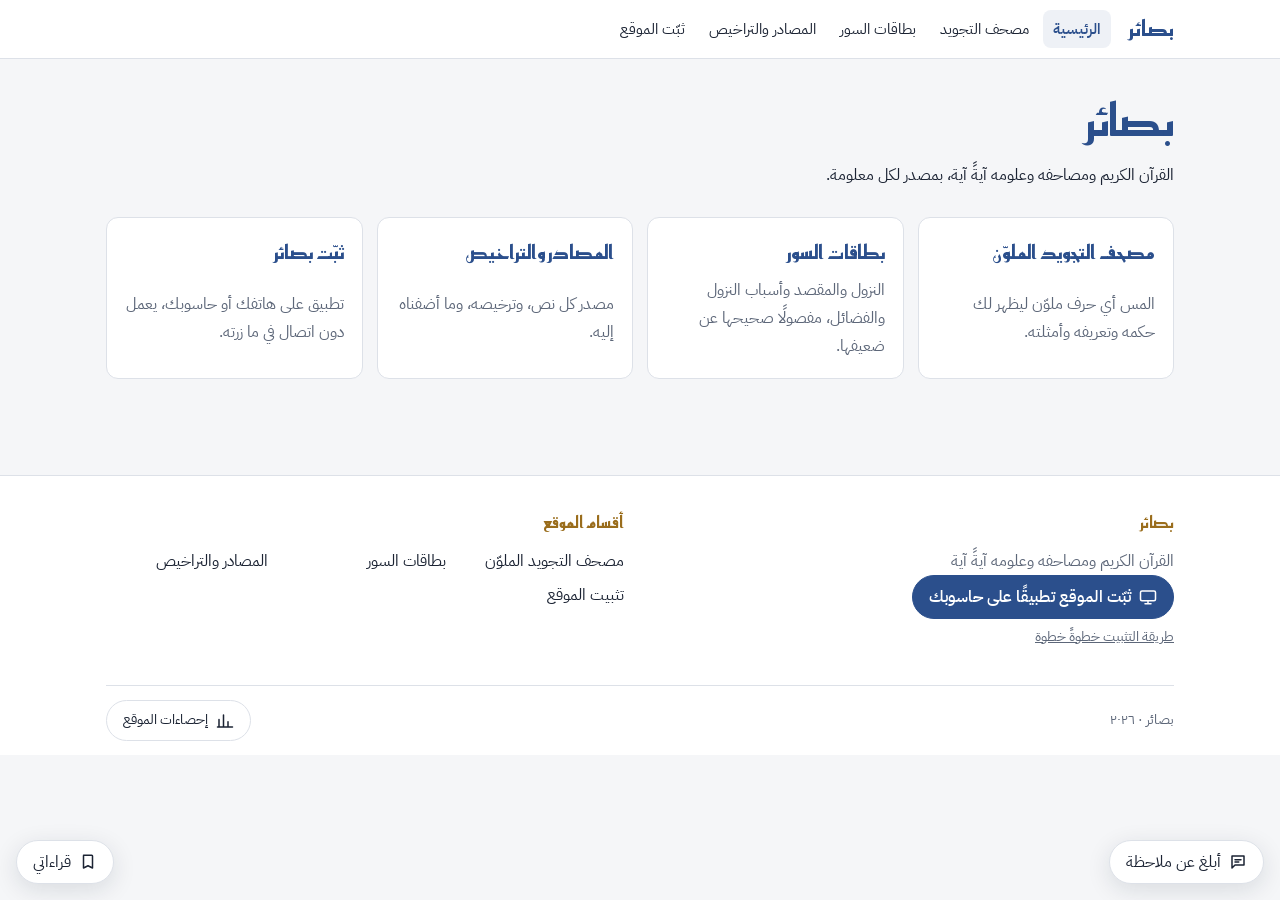
<file: site/index.html>
<!doctype html>
<html lang="ar" dir="rtl">
<head>
<meta charset="utf-8">
<meta name="viewport" content="width=device-width,initial-scale=1,viewport-fit=cover">
<title>بصائر: القرآن الكريم ومصاحفه وعلومه</title>
<meta name="description" content="مصحف التجويد الملوّن بتعريف كل حكم، وبطاقات السور بمصادرها، والروايات، وعلوم الآية.">
<meta property="og:title" content="بصائر">
<meta property="og:description" content="القرآن الكريم ومصاحفه وعلومه آيةً آية.">
<meta property="og:image" content="icons/og.png">
<meta name="twitter:card" content="summary_large_image">
<link rel="manifest" href="manifest.webmanifest">
<meta name="theme-color" content="#2b4f8c">
<link rel="icon" href="icons/icon-192.png">
<link rel="apple-touch-icon" href="icons/apple-touch-icon.png">
<link rel="stylesheet" href="https://fonts.googleapis.com/css2?family=IBM+Plex+Sans+Arabic:wght@400;500;600&family=Reem+Kufi:wght@500;700&display=swap">
<link rel="stylesheet" href="assets/basaer.css">
<style>
.page{display:grid;gap:28px;padding-block:32px}
.hero{display:grid;gap:10px;max-width:68ch}
.hero h1{font-size:clamp(2rem,5vw,2.8rem);color:var(--brand)}
.cards{display:grid;grid-template-columns:repeat(auto-fit,minmax(min(100%,250px),1fr));gap:14px}
.cards a{background:var(--surface);border:1px solid var(--line);border-radius:var(--radius);padding:18px;text-decoration:none;color:var(--ink);display:grid;gap:6px}
.cards a b{font-family:var(--f-display);font-size:1.2rem;color:var(--brand)}
.cards a span{color:var(--muted)}
</style>
</head>
<body>
<main class="wrap page" id="main" tabindex="-1">
  <section class="hero">
    <h1>بصائر</h1>
    <p>القرآن الكريم ومصاحفه وعلومه آيةً آية، بمصدر لكل معلومة.</p>
  </section>
  <div class="cards">
    <a href="tajweed.html"><b>مصحف التجويد الملوّن</b><span>المس أي حرف ملوّن ليظهر لك حكمه وتعريفه وأمثلته.</span></a>
    <a href="surah.html"><b>بطاقات السور</b><span>النزول والمقصد وأسباب النزول والفضائل، مفصولًا صحيحها عن ضعيفها.</span></a>
    <a href="sources.html"><b>المصادر والتراخيص</b><span>مصدر كل نص، وترخيصه، وما أضفناه إليه.</span></a>
    <a href="install.html"><b>ثبّت بصائر</b><span>تطبيق على هاتفك أو حاسوبك، يعمل دون اتصال في ما زرته.</span></a>
  </div>
</main>
<script src="assets/basaer.js" defer></script>
</body>
</html>
</file>
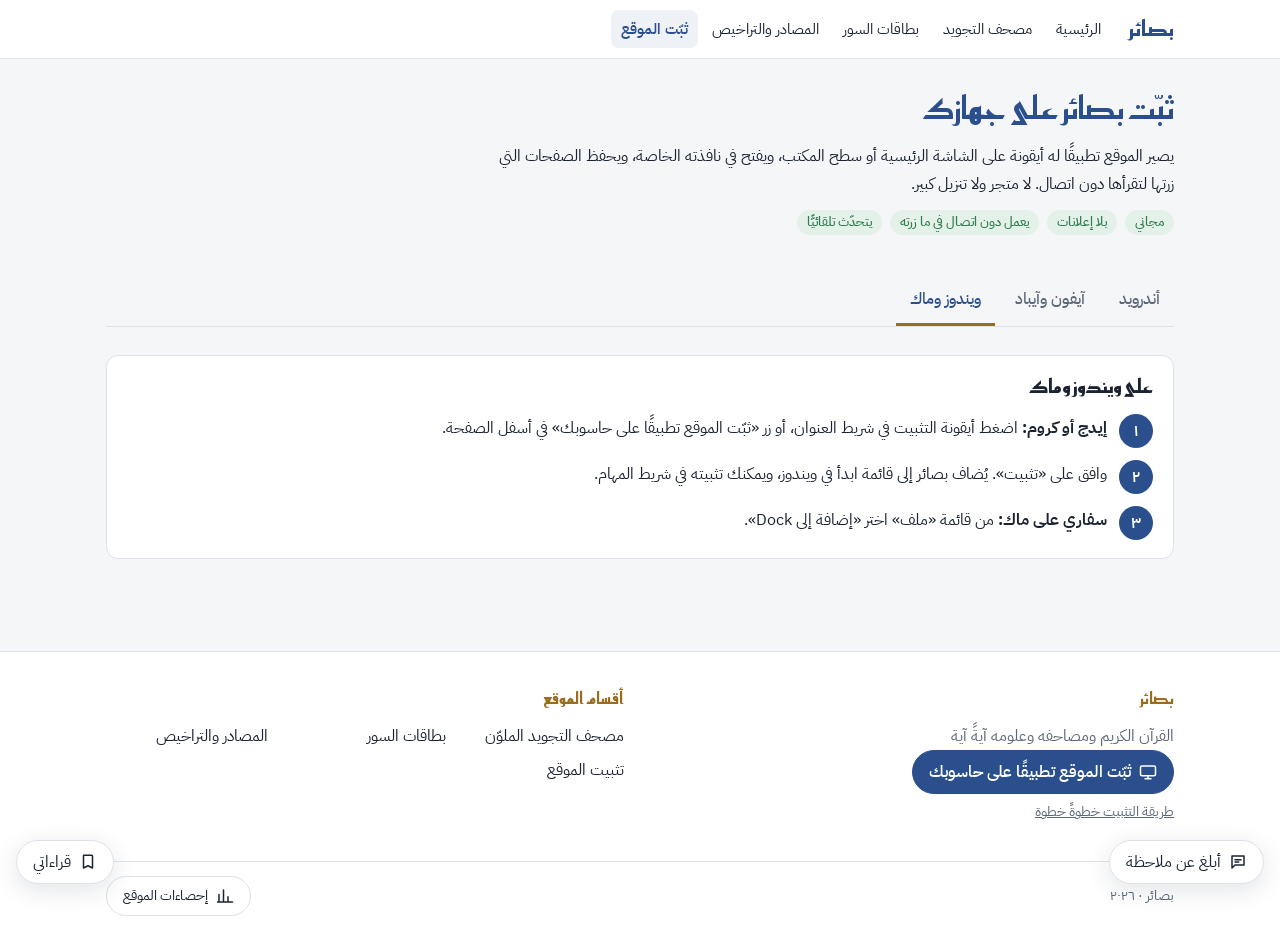
<file: site/install.html>
<!doctype html>
<html lang="ar" dir="rtl">
<head>
<meta charset="utf-8">
<meta name="viewport" content="width=device-width,initial-scale=1,viewport-fit=cover">
<title>ثبّت بصائر · بصائر</title>
<meta name="description" content="ثبّت موقع بصائر تطبيقًا على هاتفك أو حاسوبك، يفتح من أيقونته ويعمل دون اتصال في الصفحات التي زرتها.">
<link rel="manifest" href="manifest.webmanifest">
<meta name="theme-color" content="#2b4f8c">
<link rel="icon" href="icons/icon-192.png">
<link rel="apple-touch-icon" href="icons/apple-touch-icon.png">
<link rel="stylesheet" href="https://fonts.googleapis.com/css2?family=IBM+Plex+Sans+Arabic:wght@400;500;600&family=Reem+Kufi:wght@500;700&display=swap">
<link rel="stylesheet" href="assets/basaer.css">
<style>
.page{display:grid;gap:28px;padding-block:28px}
.intro{display:grid;gap:12px;max-width:70ch}
.intro h1{font-size:2rem;color:var(--brand)}
.why{display:flex;flex-wrap:wrap;gap:8px}
.tabs{display:flex;gap:6px;flex-wrap:wrap;border-bottom:1px solid var(--line)}
.tabs button{border:0;background:none;padding:10px 14px;cursor:pointer;border-bottom:3px solid transparent;color:var(--muted);font-weight:500}
.tabs button[aria-selected="true"]{color:var(--brand);border-bottom-color:var(--gold)}
.panel{background:var(--surface);border:1px solid var(--line);border-radius:var(--radius);padding:18px 20px;display:grid;gap:14px;scroll-margin-top:80px}
.panel h2{font-size:1.2rem}
ol.steps{margin:0;padding:0;list-style:none;counter-reset:s;display:grid;gap:12px}
ol.steps li{counter-increment:s;display:grid;grid-template-columns:34px minmax(0,1fr);gap:12px;align-items:start}
ol.steps li::before{content:counter(s,arabic-indic);width:34px;height:34px;border-radius:50%;background:var(--brand);color:var(--brand-ink);display:grid;place-items:center;font-weight:600}
kbd{background:var(--surface-2);border:1px solid var(--line);border-radius:6px;padding:0 6px;font-family:inherit}
#native{justify-self:start}
</style>
</head>
<body>
<main class="wrap page" id="main" tabindex="-1">
  <section class="intro">
    <h1>ثبّت بصائر على جهازك</h1>
    <p>يصير الموقع تطبيقًا له أيقونة على الشاشة الرئيسية أو سطح المكتب، ويفتح في نافذته الخاصة، ويحفظ الصفحات التي زرتها لتقرأها دون اتصال. لا متجر ولا تنزيل كبير.</p>
    <div class="why"><span class="chip ok">مجاني</span><span class="chip ok">بلا إعلانات</span><span class="chip ok">يعمل دون اتصال في ما زرته</span><span class="chip ok">يتحدّث تلقائيًّا</span></div>
    <button class="btn primary" type="button" id="native" hidden>ثبّت الآن</button>
    <p class="b-msg" id="state"></p>
  </section>
  <div class="tabs" role="tablist" aria-label="نوع الجهاز">
    <button role="tab" id="t-android" aria-controls="android" aria-selected="true">أندرويد</button>
    <button role="tab" id="t-ios" aria-controls="ios" aria-selected="false">آيفون وآيباد</button>
    <button role="tab" id="t-desktop" aria-controls="desktop" aria-selected="false">ويندوز وماك</button>
  </div>
  <section class="panel" id="android" role="tabpanel" aria-labelledby="t-android">
    <h2>على أندرويد (كروم أو سامسونج إنترنت أو إيدج)</h2>
    <ol class="steps">
      <li><span>افتح بصائر في المتصفح.</span></li>
      <li><span>اضغط زر «ثبّت الموقع تطبيقًا على هاتفك» في أسفل الصفحة. أو افتح قائمة المتصفح <kbd>⋮</kbd> واختر «تثبيت التطبيق» أو «إضافة إلى الشاشة الرئيسية».</span></li>
      <li><span>وافق على «تثبيت». تظهر أيقونة بصائر بين تطبيقاتك.</span></li>
    </ol>
  </section>
  <section class="panel" id="ios" role="tabpanel" aria-labelledby="t-ios" hidden>
    <h2>على آيفون وآيباد (سفاري)</h2>
    <ol class="steps">
      <li><span>افتح بصائر في <b>سفاري</b>. (في الإصدارات الحديثة من iOS يعمل أيضًا من كروم.)</span></li>
      <li><span>اضغط زر المشاركة <kbd>⬆︎</kbd> في أسفل الشاشة أو أعلاها.</span></li>
      <li><span>اختر «إضافة إلى الشاشة الرئيسية»، ثم «إضافة».</span></li>
    </ol>
  </section>
  <section class="panel" id="desktop" role="tabpanel" aria-labelledby="t-desktop" hidden>
    <h2>على ويندوز وماك</h2>
    <ol class="steps">
      <li><span><b>إيدج أو كروم:</b> اضغط أيقونة التثبيت في شريط العنوان، أو زر «ثبّت الموقع تطبيقًا على حاسوبك» في أسفل الصفحة.</span></li>
      <li><span>وافق على «تثبيت». يُضاف بصائر إلى قائمة ابدأ في ويندوز، ويمكنك تثبيته في شريط المهام.</span></li>
      <li><span><b>سفاري على ماك:</b> من قائمة «ملف» اختر «إضافة إلى Dock».</span></li>
    </ol>
  </section>
</main>
<script src="assets/basaer.js" defer></script>
<script>
(function () {
  const tabs = [...document.querySelectorAll('[role="tab"]')];
  const select = (id) => tabs.forEach((t) => {
    const on = t.getAttribute("aria-controls") === id;
    t.setAttribute("aria-selected", String(on)); t.tabIndex = on ? 0 : -1;
    document.getElementById(t.getAttribute("aria-controls")).hidden = !on;
  });
  tabs.forEach((t, i) => {
    t.addEventListener("click", () => select(t.getAttribute("aria-controls")));
    t.addEventListener("keydown", (e) => {
      const d = e.key === "ArrowLeft" ? 1 : e.key === "ArrowRight" ? -1 : 0;
      if (d) { const n = tabs[(i + d + tabs.length) % tabs.length]; n.focus(); n.click(); }
    });
  });
  const ua = navigator.userAgent;
  const ios = /iPhone|iPad|iPod/.test(ua) || (navigator.platform === "MacIntel" && navigator.maxTouchPoints > 1);
  const guess = ["android", "ios", "desktop"].includes(location.hash.slice(1)) ? location.hash.slice(1) : ios ? "ios" : /Android/.test(ua) ? "android" : "desktop";
  select(guess);

  const state = document.getElementById("state"), btn = document.getElementById("native");
  if (matchMedia("(display-mode: standalone)").matches || navigator.standalone) state.textContent = "بصائر مثبّت على هذا الجهاز وتفتحه الآن تطبيقًا.";
  let deferred = null;
  addEventListener("beforeinstallprompt", (e) => { e.preventDefault(); deferred = e; btn.hidden = false; });
  btn.addEventListener("click", async () => {
    if (!deferred) return;
    deferred.prompt();
    const choice = await deferred.userChoice.catch(() => null);
    state.textContent = choice?.outcome === "accepted" ? "ثُبّت بصائر. ستجده بين تطبيقاتك." : "لم يُثبَّت. يمكنك التثبيت لاحقًا من الزر نفسه.";
    deferred = null; btn.hidden = true;
  });
})();
</script>
</body>
</html>
</file>
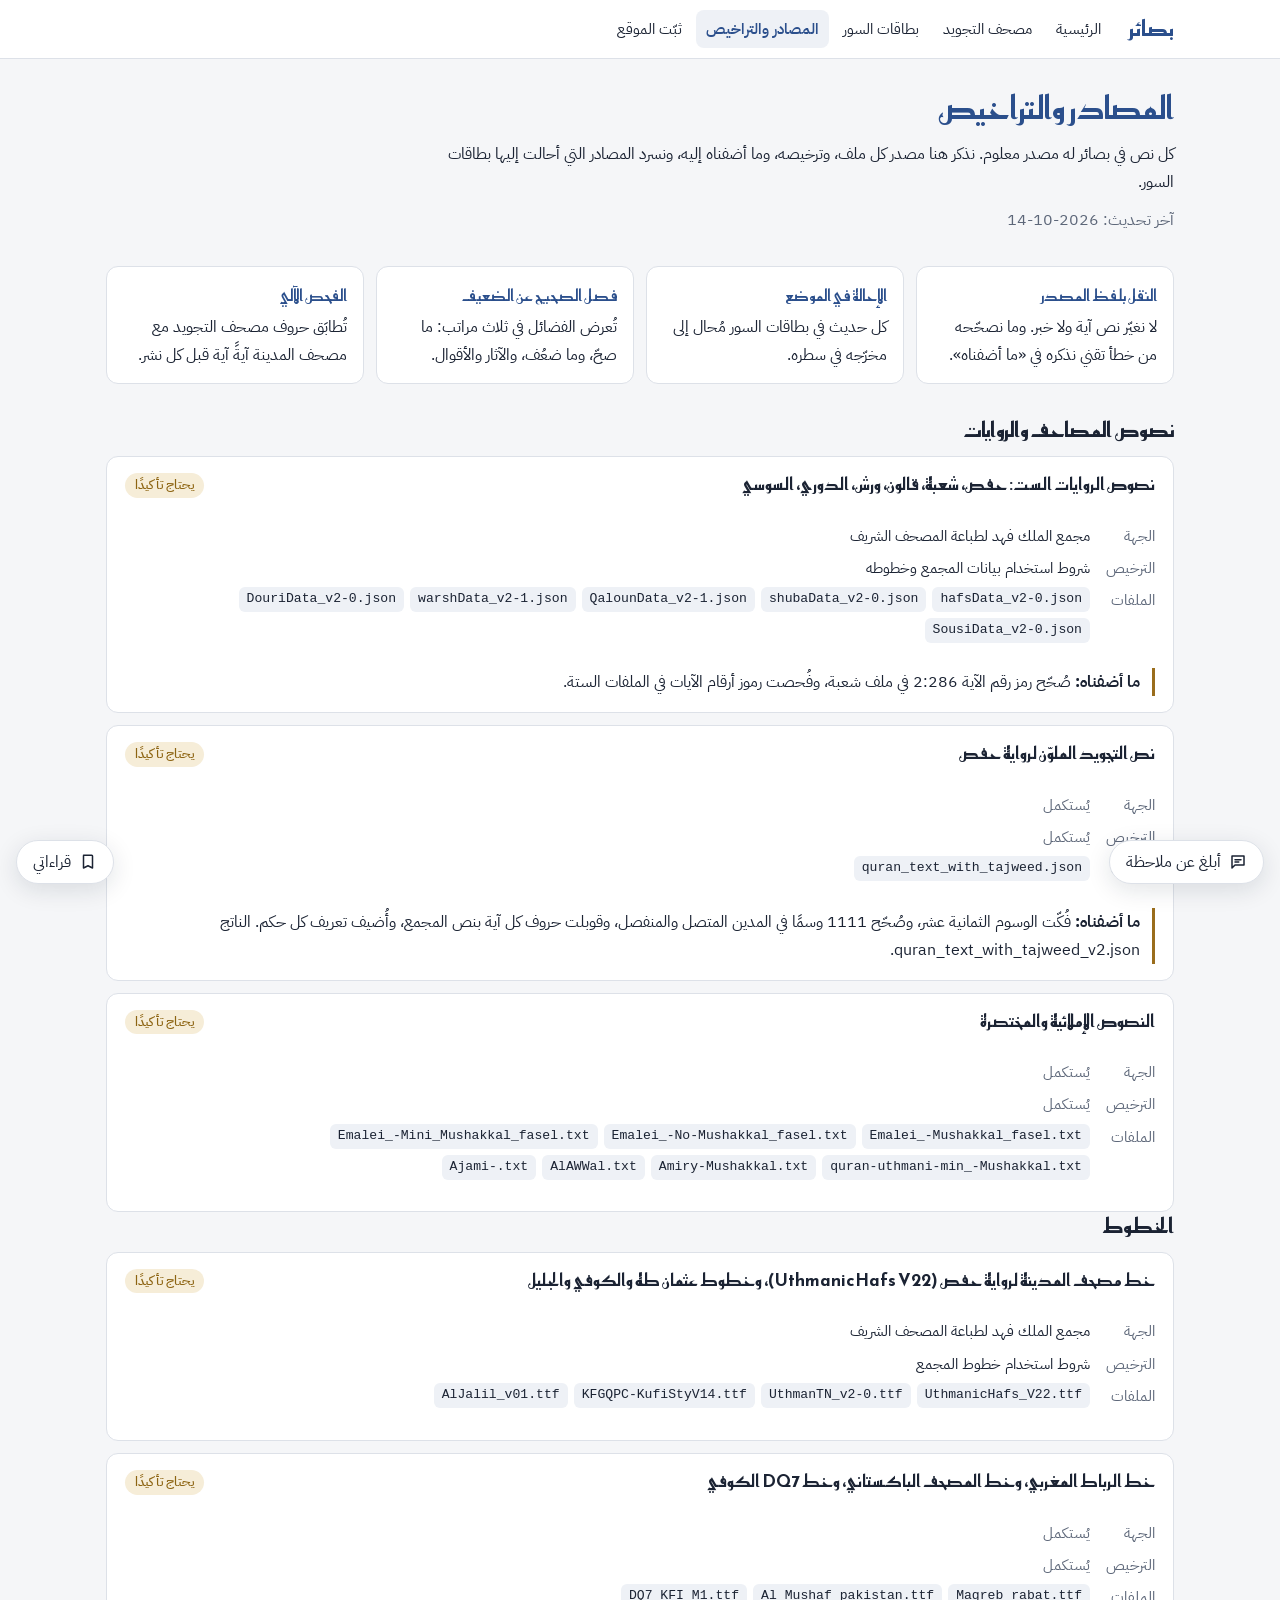
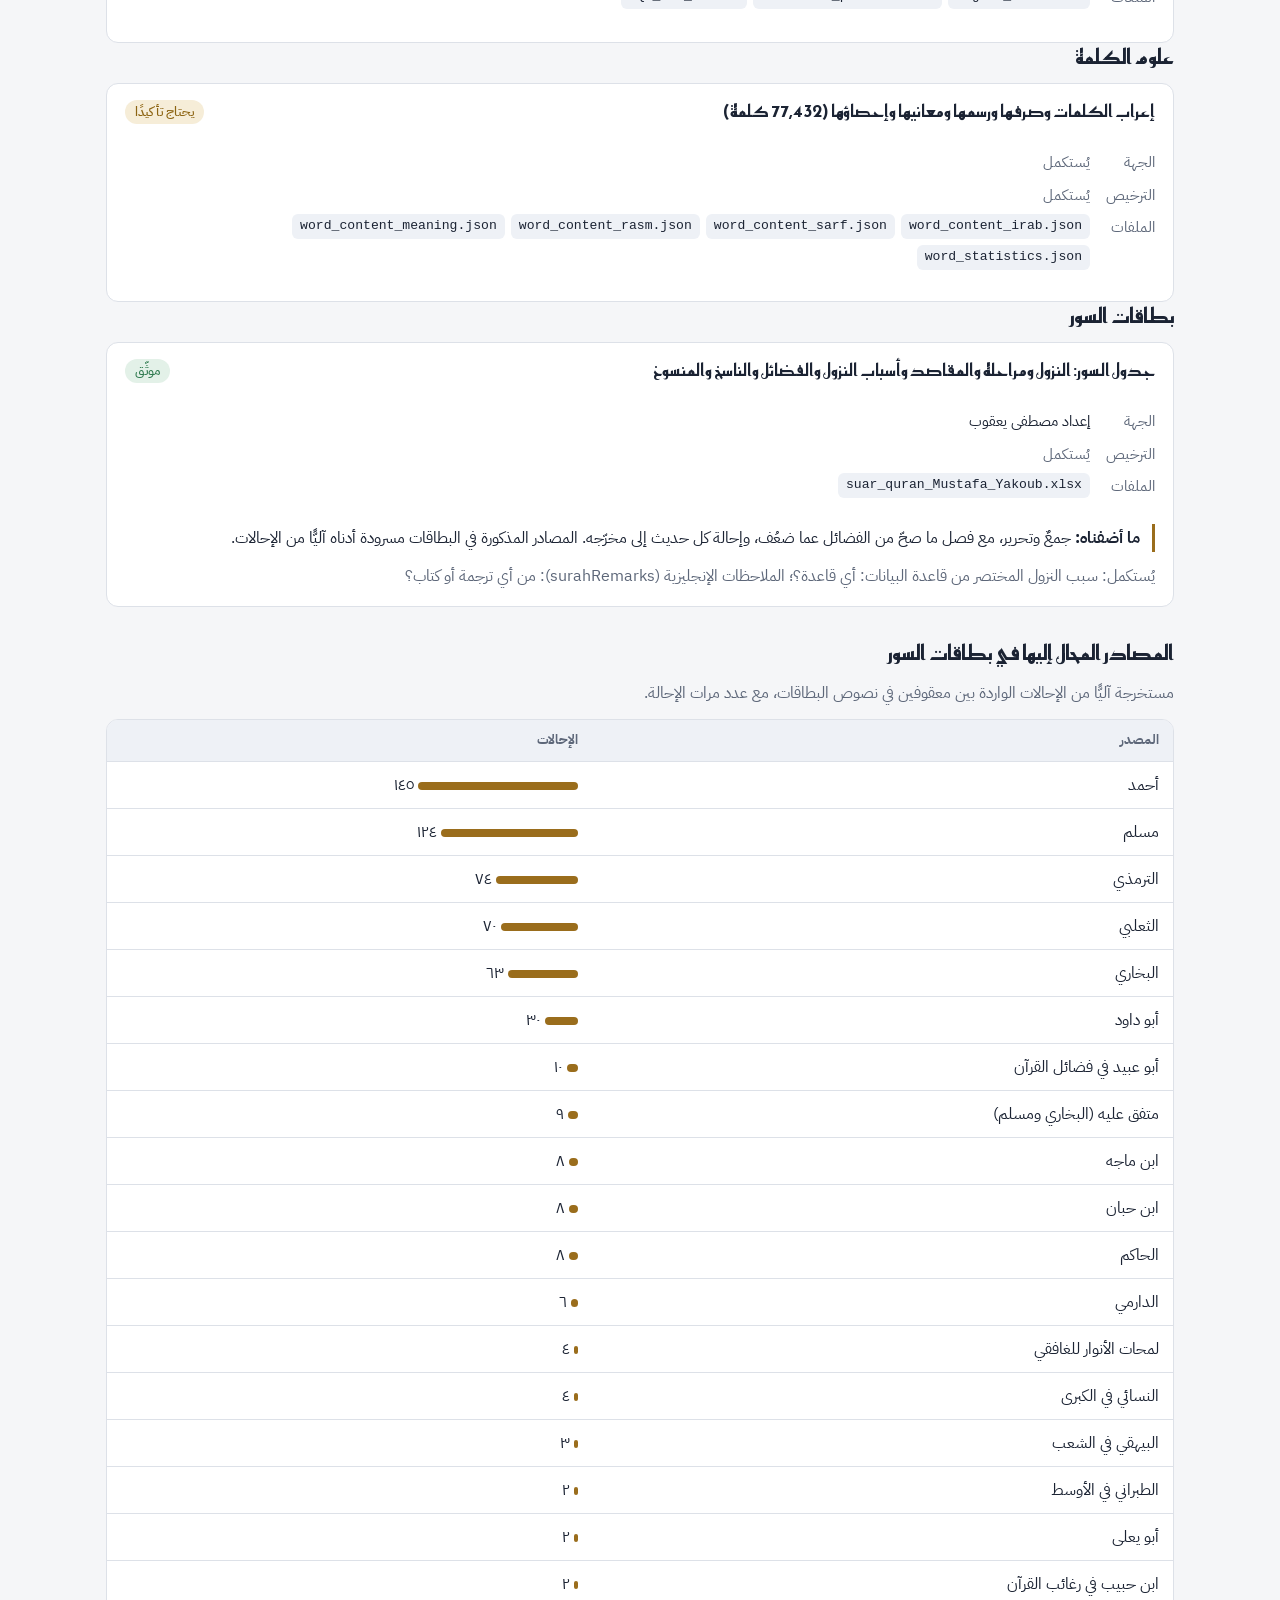
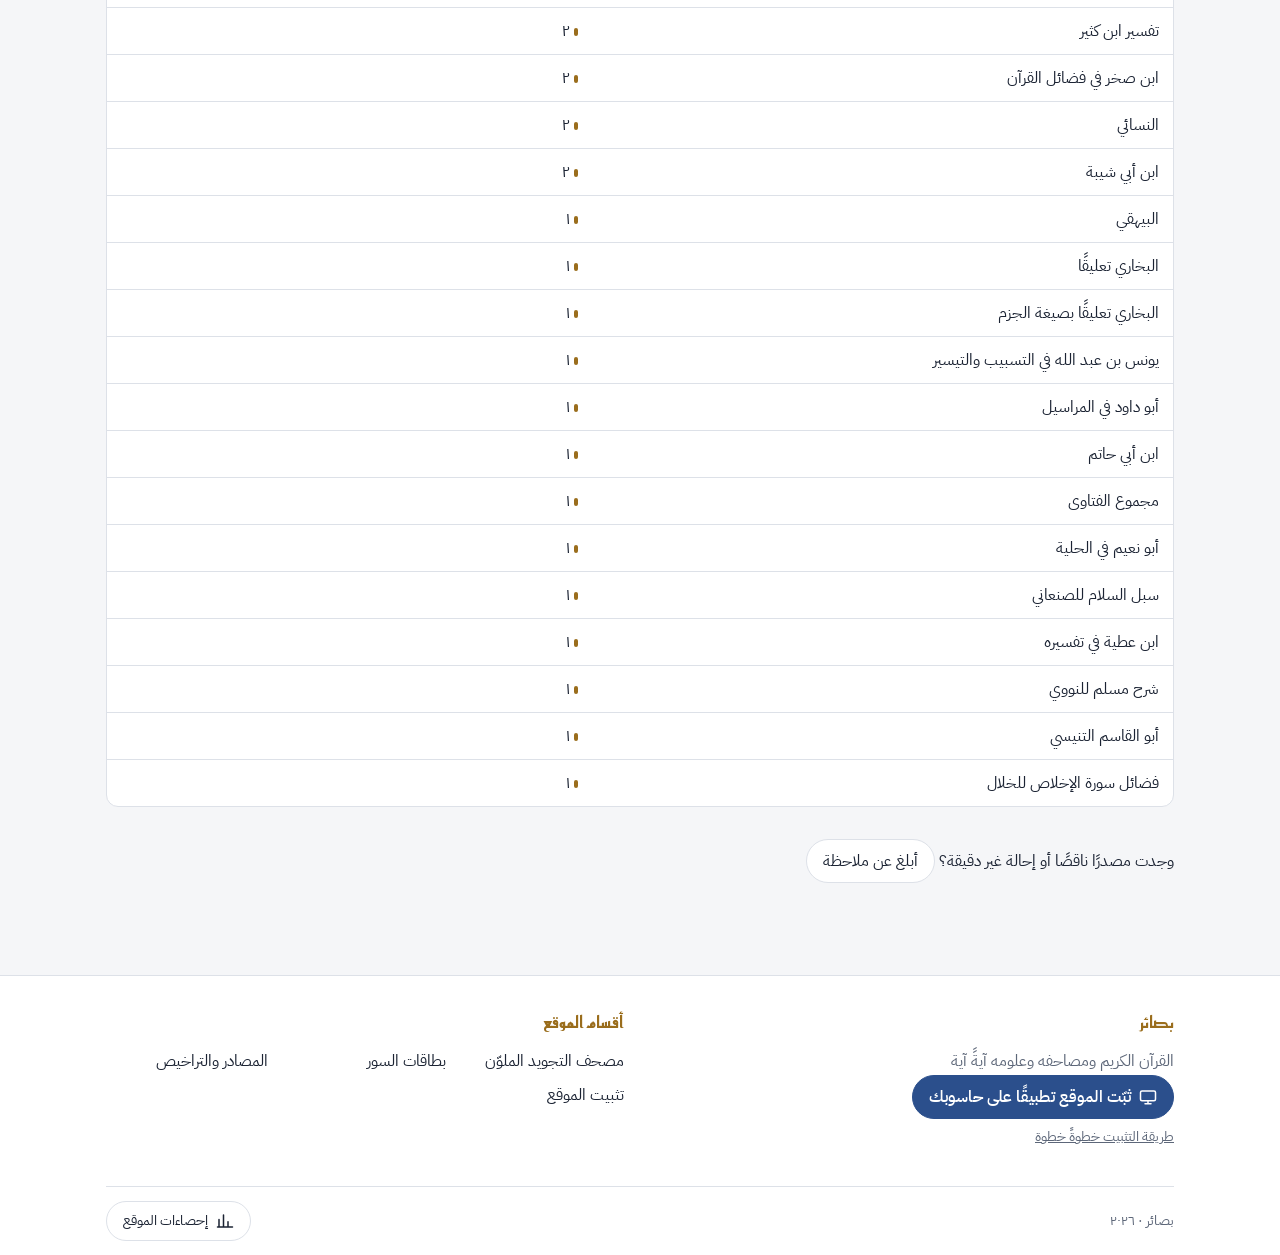
<file: site/sources.html>
<!doctype html>
<html lang="ar" dir="rtl">
<head>
<meta charset="utf-8">
<meta name="viewport" content="width=device-width,initial-scale=1,viewport-fit=cover">
<title>المصادر والتراخيص · بصائر</title>
<meta name="description" content="مصدر كل نص وبيان في بصائر، وترخيصه، وما أضفناه إليه، والمصادر المحال إليها في بطاقات السور.">
<link rel="manifest" href="manifest.webmanifest">
<meta name="theme-color" content="#2b4f8c">
<link rel="icon" href="icons/icon-192.png">
<link rel="stylesheet" href="https://fonts.googleapis.com/css2?family=IBM+Plex+Sans+Arabic:wght@400;500;600&family=Reem+Kufi:wght@500;700&display=swap">
<link rel="stylesheet" href="assets/basaer.css">
<style>
.page{display:grid;gap:32px;padding-block:28px}
.intro{display:grid;gap:10px;max-width:75ch}
.intro h1{font-size:2rem;color:var(--brand)}
.principles{display:grid;grid-template-columns:repeat(auto-fit,minmax(min(100%,240px),1fr));gap:12px;list-style:none;margin:0;padding:0}
.principles li{background:var(--surface);border:1px solid var(--line);border-radius:var(--radius);padding:14px 16px;display:grid;gap:4px}
.principles b{font-family:var(--f-display);font-weight:500;color:var(--brand)}
.group{display:grid;gap:12px}
.group h2{font-size:1.3rem}
.src{background:var(--surface);border:1px solid var(--line);border-radius:var(--radius);padding:16px 18px;display:grid;gap:10px}
.src header{display:flex;gap:10px;justify-content:space-between;align-items:start;flex-wrap:wrap}
.src h3{font-size:1.08rem;max-width:60ch}
.kv{display:grid;grid-template-columns:max-content minmax(0,1fr);gap:6px 16px;font-size:.94rem}
.kv dt{color:var(--muted)}
.kv dd{margin:0;min-width:0;overflow-wrap:anywhere}
.files{display:flex;flex-wrap:wrap;gap:6px}
.files code{background:var(--surface-2);border-radius:6px;padding:1px 8px;font-size:.82rem;direction:ltr}
.ours{border-inline-start:3px solid var(--gold);padding-inline-start:12px}
.tbl{overflow-x:auto;border:1px solid var(--line);border-radius:var(--radius);background:var(--surface)}
table{border-collapse:collapse;width:100%;min-width:420px}
th,td{padding:9px 14px;text-align:right;border-bottom:1px solid var(--line)}
th{font-size:.82rem;color:var(--muted);background:var(--surface-2)}
tr:last-child td{border-bottom:0}
.bar{display:inline-block;height:8px;border-radius:4px;background:var(--gold);vertical-align:middle}
</style>
</head>
<body>
<main class="wrap page" id="main" tabindex="-1">
  <section class="intro">
    <h1>المصادر والتراخيص</h1>
    <p>كل نص في بصائر له مصدر معلوم. نذكر هنا مصدر كل ملف، وترخيصه، وما أضفناه إليه، ونسرد المصادر التي أحالت إليها بطاقات السور.</p>
    <p class="muted" id="updated"></p>
  </section>
  <ul class="principles">
    <li><b>النقل بلفظ المصدر</b><span>لا نغيّر نص آية ولا خبر. وما نصحّحه من خطأ تقني نذكره في «ما أضفناه».</span></li>
    <li><b>الإحالة في الموضع</b><span>كل حديث في بطاقات السور مُحال إلى مخرّجه في سطره.</span></li>
    <li><b>فصل الصحيح عن الضعيف</b><span>تُعرض الفضائل في ثلاث مراتب: ما صحّ، وما ضعُف، والآثار والأقوال.</span></li>
    <li><b>الفحص الآلي</b><span>تُطابَق حروف مصحف التجويد مع مصحف المدينة آيةً آية قبل كل نشر.</span></li>
  </ul>
  <div id="groups"></div>
  <section class="group" aria-labelledby="cited-h">
    <h2 id="cited-h">المصادر المحال إليها في بطاقات السور</h2>
    <p class="muted">مستخرجة آليًّا من الإحالات الواردة بين معقوفين في نصوص البطاقات، مع عدد مرات الإحالة.</p>
    <div class="tbl"><table><thead><tr><th>المصدر</th><th>الإحالات</th></tr></thead><tbody id="cited"></tbody></table></div>
  </section>
  <p>وجدت مصدرًا ناقصًا أو إحالة غير دقيقة؟ <button class="btn" type="button" data-open="report">أبلغ عن ملاحظة</button></p>
</main>
<script src="assets/basaer.js" defer></script>
<script>
document.addEventListener("DOMContentLoaded", function () {
  const B = window.Basaer;
  const STATUS = { confirmed: ['ok', 'موثّق'], to_confirm: ['warn', 'يحتاج تأكيدًا'] };
  fetch("data/sources.json").then((r) => r.json()).then((s) => {
    document.getElementById("updated").textContent = "آخر تحديث: " + s.updated;
    document.getElementById("groups").innerHTML = s.groups.map((g) => `<section class="group"><h2>${B.esc(g.title)}</h2>${g.items.map((it) => {
      const [cls, label] = STATUS[it.status] || STATUS.to_confirm;
      return `<article class="src"><header><h3>${B.esc(it.title)}</h3><span class="chip ${cls}">${label}</span></header>
        <dl class="kv">
          <dt>الجهة</dt><dd>${B.esc(it.publisher) || '<span class="muted">يُستكمل</span>'}</dd>
          <dt>الترخيص</dt><dd>${it.license_url ? `<a href="${B.esc(it.license_url)}" target="_blank" rel="noopener">${B.esc(it.license)}</a>` : (B.esc(it.license) || '<span class="muted">يُستكمل</span>')}</dd>
          <dt>الملفات</dt><dd><div class="files">${it.files.map((f) => `<code>${B.esc(f.split("/").pop())}</code>`).join("")}</div></dd>
        </dl>
        ${it.our_work ? `<p class="ours"><b>ما أضفناه:</b> ${B.esc(it.our_work)}</p>` : ""}
        ${it.fields_to_confirm ? `<p class="muted">يُستكمل: ${it.fields_to_confirm.map(B.esc).join("؛ ")}</p>` : ""}</article>`;
    }).join("")}</section>`).join("");
    const max = Math.max(...s.cited_in_cards.map((c) => c.count));
    document.getElementById("cited").innerHTML = s.cited_in_cards.map((c) => `<tr><td>${B.esc(c.work)}</td><td class="num"><span class="bar" style="width:${Math.max(4, c.count / max * 160)}px"></span> ${B.arNum(c.count)}</td></tr>`).join("");
  }).catch(() => { document.getElementById("groups").innerHTML = '<p class="b-empty">تعذّر تحميل سجل المصادر.</p>'; });
});
</script>
</body>
</html>
</file>
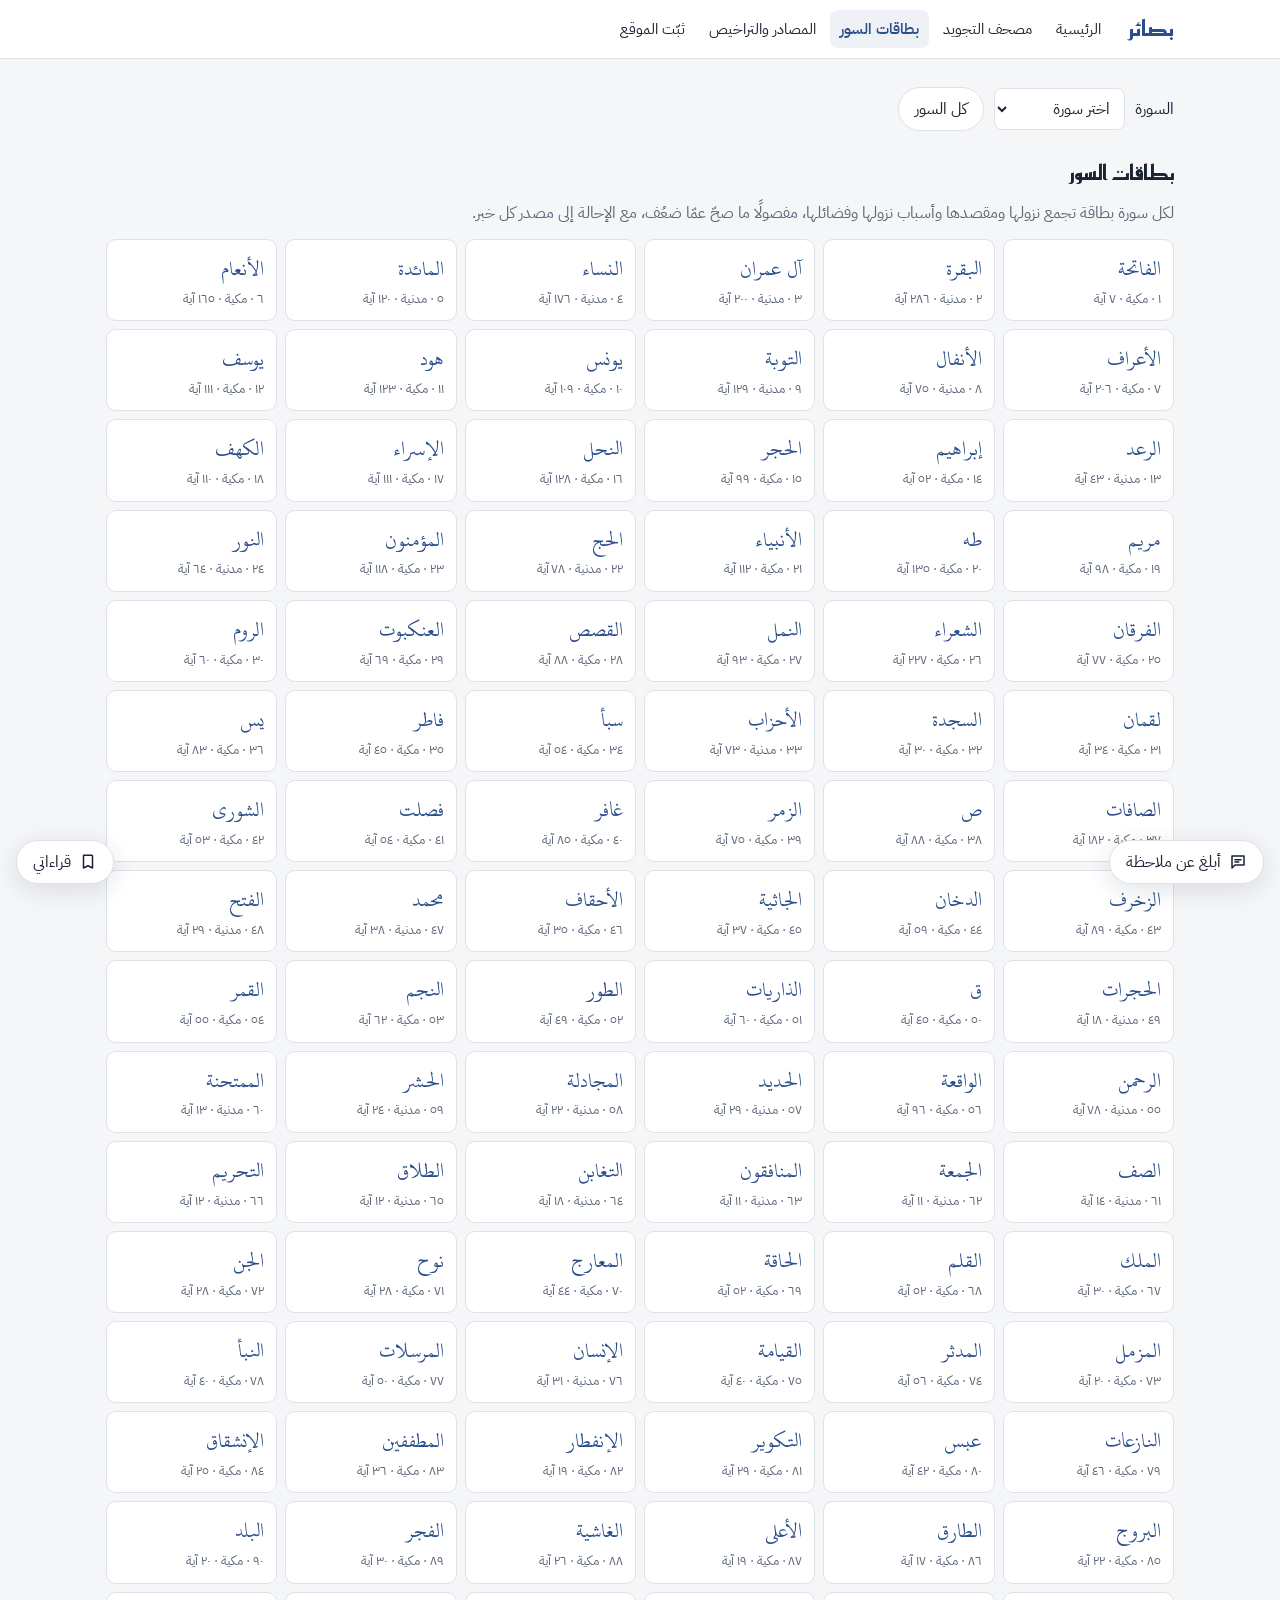
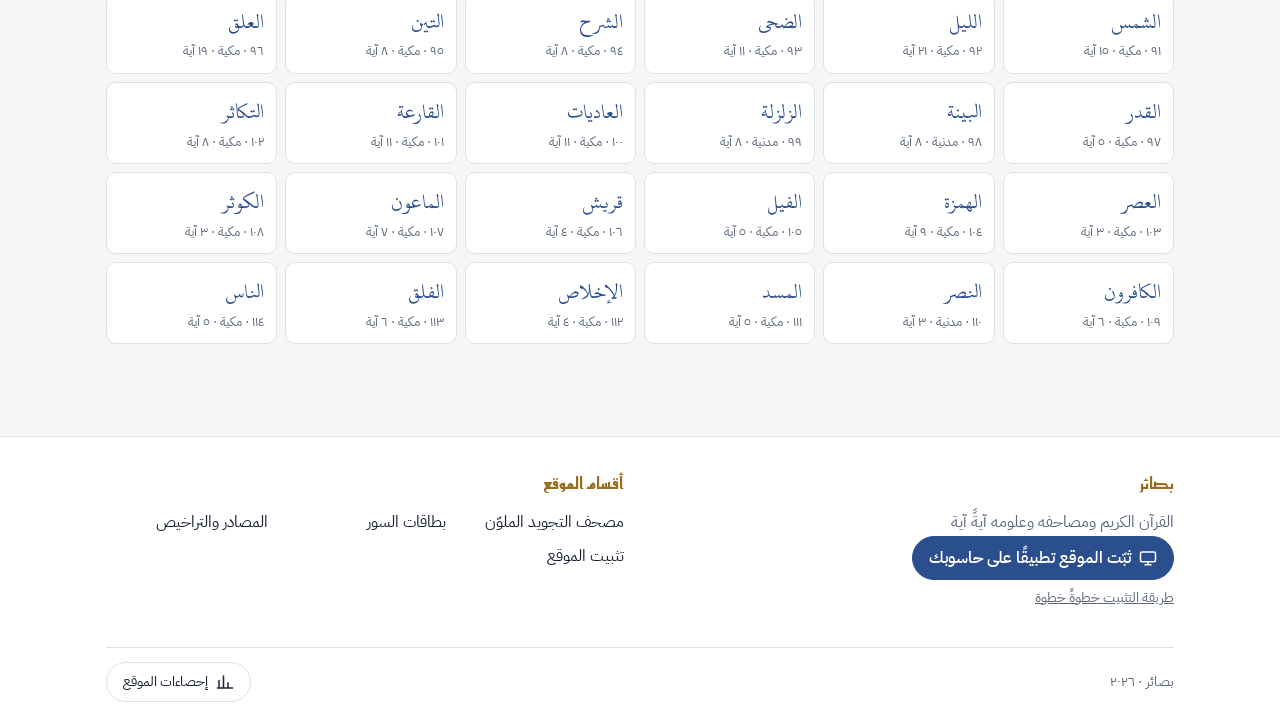
<file: site/surah.html>
<!doctype html>
<html lang="ar" dir="rtl">
<head>
<meta charset="utf-8">
<meta name="viewport" content="width=device-width,initial-scale=1,viewport-fit=cover">
<title>بطاقات السور · بصائر</title>
<meta name="description" content="بطاقة لكل سورة: النزول ومراحله، والمقصد المحوري، وأسباب النزول، والفضائل مفصولًا صحيحها عن ضعيفها، والناسخ والمنسوخ، مع مصادر كل معلومة.">
<meta property="og:title" content="بطاقات السور · بصائر">
<meta property="og:description" content="كل ما يتصل بالسورة في بطاقة واحدة، بمصادره.">
<meta property="og:image" content="icons/og.png">
<link rel="manifest" href="manifest.webmanifest">
<meta name="theme-color" content="#2b4f8c">
<link rel="icon" href="icons/icon-192.png">
<link rel="apple-touch-icon" href="icons/apple-touch-icon.png">
<link rel="stylesheet" href="https://fonts.googleapis.com/css2?family=IBM+Plex+Sans+Arabic:wght@400;500;600&family=Reem+Kufi:wght@500;700&display=swap">
<link rel="stylesheet" href="assets/basaer.css">
<style>
.page{display:grid;gap:28px;padding-block:28px}
.picker{display:flex;gap:10px;flex-wrap:wrap;align-items:center}
.picker select{border:1px solid var(--line);background:var(--surface);border-radius:8px;padding:7px 10px;min-width:0}
.hero{display:grid;gap:14px;background:var(--surface);border:1px solid var(--line);border-radius:var(--radius);padding:24px clamp(16px,3vw,32px)}
.hero .name{font-family:var(--f-quran);font-size:clamp(2.4rem,6vw,3.4rem);line-height:1.4;color:var(--brand)}
.hero .en{color:var(--muted);direction:ltr;text-align:right}
.facts{display:flex;flex-wrap:wrap;border:1px solid var(--line);border-radius:10px;overflow:hidden}
.facts div{flex:1 1 150px;padding:10px 14px;display:grid;border-inline-start:1px solid var(--line);border-top:1px solid var(--line);margin-inline-start:-1px;margin-top:-1px}
.facts b{font-family:var(--f-display);font-size:1.15rem;font-variant-numeric:tabular-nums}
.facts span{font-size:.82rem;color:var(--muted)}
.layout{display:grid;grid-template-columns:220px minmax(0,1fr);gap:28px;align-items:start}
@media (max-width:820px){.layout{grid-template-columns:minmax(0,1fr)}.toc{position:static!important}}
.toc{position:sticky;top:calc(74px + env(safe-area-inset-top,0px));display:grid;gap:2px;font-size:.92rem}
.toc a{padding:5px 10px;border-radius:8px;text-decoration:none;color:var(--muted);border-inline-start:2px solid transparent}
.toc a.on{color:var(--brand);border-inline-start-color:var(--gold);background:var(--surface)}
.sec{display:grid;gap:12px;scroll-margin-top:80px}
.sec h2{font-size:1.3rem;display:flex;gap:10px;align-items:center;flex-wrap:wrap}
.sec h3{font-size:1.02rem;color:var(--gold)}
.box{background:var(--surface);border:1px solid var(--line);border-radius:var(--radius);padding:16px 18px;display:grid;gap:12px;min-width:0}
.purpose{font-size:1.15rem;line-height:1.9;border-inline-start:4px solid var(--gold)}
.prose{max-width:72ch;overflow-wrap:anywhere}
.prose p+p{margin-top:10px}
.item{display:grid;gap:4px;padding-block:10px;border-top:1px solid var(--line)}
.item:first-child{border-top:0;padding-top:0}
.item b{font-weight:600}
.cite{color:var(--muted);font-size:.86rem;white-space:nowrap}
.aya{font-family:var(--f-quran);font-size:1.15em;color:var(--brand)}
.kv{display:grid;grid-template-columns:max-content minmax(0,1fr);gap:8px 16px}
.kv dt{color:var(--muted);font-size:.9rem}
.kv dd{margin:0}
details.box summary{cursor:pointer;font-weight:600;color:var(--brand)}
.sources{display:flex;flex-wrap:wrap;gap:8px}
.sources span{background:var(--surface-2);border-radius:999px;padding:3px 12px;font-size:.88rem}
.pager{display:flex;justify-content:space-between;gap:10px;flex-wrap:wrap}
.grid114{display:grid;grid-template-columns:repeat(auto-fill,minmax(150px,1fr));gap:8px}
.grid114 a{background:var(--surface);border:1px solid var(--line);border-radius:10px;padding:10px 12px;text-decoration:none;color:var(--ink);display:grid}
.grid114 a b{font-family:var(--f-quran);font-size:1.35rem;font-weight:400;color:var(--brand)}
.grid114 a span{font-size:.8rem;color:var(--muted)}
</style>
</head>
<body>
<main class="wrap page" id="main" tabindex="-1">
  <div class="picker">
    <label for="pick">السورة</label>
    <select id="pick"></select>
    <a class="btn" id="to-index" href="#">كل السور</a>
  </div>
  <div id="view"><p class="muted">تُحمَّل البطاقات…</p></div>
</main>
<script src="assets/basaer.js" defer></script>
<script>
document.addEventListener("DOMContentLoaded", function () {
  const { esc, arNum } = window.Basaer;
  const view = document.getElementById("view"), pick = document.getElementById("pick");
  let cards = [];

  // Turn the sheet's lightly marked-up text into safe HTML: <br> breaks, numbered items,
  // ﴿…﴾ Quran quotes and [..] citations. Everything else is escaped.
  function rich(raw) {
    if (!raw) return "";
    const inline = (s) => esc(s)
      .replace(/﴿([^﴾]+)﴾/g, '<span class="aya">﴿$1﴾</span>')
      .replace(/\[([^\[\]]{2,160})\]/g, '<span class="cite">[$1]</span>');
    const blocks = String(raw).split(/<br\s*\/?>\s*<br\s*\/?>|\n\s*\n/).map((b) => b.trim()).filter(Boolean);
    return blocks.map((b) => {
      const parts = b.split(/<br\s*\/?>|\n/).map((x) => x.trim()).filter(Boolean);
      const m = parts[0].match(/^(\d+)[.)]\s*(.+)$/);
      if (m && parts.length > 1) return `<div class="item"><b>${inline(m[2])}</b><p>${parts.slice(1).map(inline).join("<br>")}</p></div>`;
      if (/^•/.test(b)) return b.split("•").map((x) => x.trim()).filter(Boolean).map((x) => `<div class="item"><p>${inline(x)}</p></div>`).join("");
      return `<p>${parts.map(inline).join("<br>")}</p>`;
    }).join("");
  }
  const sec = (id, title, html, chip) => html ? `<section class="sec" id="${id}"><h2>${title}${chip || ""}</h2>${html}</section>` : "";
  const box = (html, cls = "") => html ? `<div class="box prose ${cls}">${html}</div>` : "";

  function renderIndex() {
    document.title = "بطاقات السور · بصائر";
    view.innerHTML = `<section class="sec"><h2>بطاقات السور</h2>
      <p class="muted prose">لكل سورة بطاقة تجمع نزولها ومقصدها وأسباب نزولها وفضائلها، مفصولًا ما صحّ عمّا ضعُف، مع الإحالة إلى مصدر كل خبر.</p>
      <div class="grid114">${cards.map((c) => `<a href="#${c.n}"><b>${esc(c.name)}</b><span>${arNum(c.n)} · ${esc(c.type)} · ${arNum(c.ayat)} آية</span></a>`).join("")}</div></section>`;
  }

  function render(n) {
    const c = cards[n - 1];
    if (!c) return renderIndex();
    pick.value = n;
    document.title = `سورة ${c.name} · بطاقات السور · بصائر`;
    const facts = [
      [c.type, "مكية أم مدنية"], [arNum(c.ayat), "آية"], [arNum(c.words), "كلمة"], [arNum(c.letters), "حرفًا"],
      [c.juz_hizb, "الجزء والحزب"], [c.page_from === c.page_to ? arNum(c.page_from) : `${arNum(c.page_from)}–${arNum(c.page_to)}`, "الصفحة في مصحف المدينة"],
      [arNum(c.revelation_order), "ترتيبها في النزول"], [c.category, "فئتها"], [arNum(c.rukus), "ركوعات"], [arNum(c.hasanat), "حسنةً بعدد حروفها (الحرف بعشر)"]
    ].filter(([v]) => v != null && v !== "");
    const virtues = [
      c.virtues_sahih && `<h3>ما صحّ وثبت <span class="chip ok">صحيح</span></h3><div class="prose">${rich(c.virtues_sahih)}</div>`,
      c.virtues_daif && `<h3>ما ورد فيها من الضعيف <span class="chip warn">ضعيف</span></h3><div class="prose">${rich(c.virtues_daif)}</div>`,
      c.virtues_sayings && `<h3>أقوال في فضلها <span class="chip note">آثار وأقوال</span></h3><div class="prose">${rich(c.virtues_sayings)}</div>`
    ].filter(Boolean).join("");
    const parts = [
      ["purpose", "المقصد المحوري", c.purpose && box(rich(c.purpose), "purpose")],
      ["nuzul", "النزول", `<div class="box"><dl class="kv">
          ${c.revelation_place ? `<dt>مكان النزول</dt><dd>${esc(c.revelation_place)}</dd>` : ""}
          ${c.revealed_after ? `<dt>ترتيبه</dt><dd>${esc(c.revealed_after)}</dd>` : ""}
          ${c.stage ? `<dt>المرحلة</dt><dd>${esc(c.stage)}</dd>` : ""}
          ${c.context ? `<dt>السياق والأحداث</dt><dd>${esc(c.context)}</dd>` : ""}</dl></div>`],
      ["sabab", "سبب النزول", (c.reason_brief || c.reason_db) && `<div class="box prose">${rich(c.reason_brief)}${c.reason_db ? `<details><summary>الرواية المسندة</summary><div class="prose" style="margin-top:8px">${rich(c.reason_db)}</div></details>` : ""}</div>`],
      ["fadail", "الفضائل", (virtues || c.virtues_summary) && `<div class="box">${c.virtues_summary ? `<h3>خلاصة</h3><div class="prose">${rich(c.virtues_summary)}</div>` : ""}${virtues}</div>
        ${c.guidance ? `<div class="box prose"><h3>من هدي القرآن وفضائله العامة</h3>${rich(c.guidance)}</div>` : ""}
        ${c.virtues ? `<details class="box"><summary>النص الجامع لفضائل السورة</summary><div class="prose">${rich(c.virtues)}${c.virtues_extra ? "<hr>" + rich(c.virtues_extra) : ""}</div></details>` : ""}`],
      ["naskh", "الناسخ والمنسوخ", c.naskh && box(rich(c.naskh))],
      ["en", "In English", c.remarks_en && `<details class="box"><summary>Surah notes</summary><div class="prose" dir="ltr" style="text-align:left">${rich(c.remarks_en)}</div></details>`],
      ["sources", "مصادر هذه البطاقة", c.cited.length ? `<div class="box"><div class="sources">${c.cited.map((s) => `<span>${esc(s.work)} <b class="num">${arNum(s.count)}</b></span>`).join("")}</div><p class="muted">الرقم عدد الإحالات إلى المصدر في هذه البطاقة. إعداد البطاقات: مصطفى يعقوب. <a href="sources.html">المصادر والتراخيص</a></p></div>` : ""]
    ].filter(([, , html]) => html);
    view.innerHTML = `
      <div class="hero"><div><div class="name">سورة ${esc(c.name)}</div><div class="en">${esc(c.n)}. ${esc(c.name_en)}</div></div>
        <div class="facts">${facts.map(([v, l]) => `<div><b>${esc(v)}</b><span>${l}</span></div>`).join("")}</div>
        <div style="display:flex;gap:8px;flex-wrap:wrap"><a class="btn primary" href="tajweed.html#s${c.n}">اقرأ السورة بالتجويد</a></div></div>
      <div class="layout"><nav class="toc" aria-label="أقسام البطاقة">${parts.map(([id, t]) => `<a href="#${c.n}/${id}" data-sec="${id}">${t}</a>`).join("")}</nav>
        <div style="display:grid;gap:28px;min-width:0">${parts.map(([id, t, html]) => sec(id, t, html)).join("")}</div></div>
      <nav class="pager" aria-label="التنقل بين السور">
        ${n > 1 ? `<a class="btn" href="#${n - 1}">→ سورة ${esc(cards[n - 2].name)}</a>` : "<span></span>"}
        ${n < 114 ? `<a class="btn" href="#${n + 1}">سورة ${esc(cards[n].name)} ←</a>` : ""}</nav>`;
    watchToc();
  }

  let io;
  function watchToc() {
    io?.disconnect();
    const links = [...document.querySelectorAll(".toc a")];
    io = new IntersectionObserver((es) => es.forEach((e) => {
      if (e.isIntersecting) links.forEach((a) => a.classList.toggle("on", a.dataset.sec === e.target.id));
    }), { rootMargin: "-80px 0px -70% 0px" });
    document.querySelectorAll(".sec[id]").forEach((s) => io.observe(s));
  }

  function route() {
    const [n, part] = location.hash.slice(1).split("/");
    const num = parseInt(n, 10);
    if (num >= 1 && num <= 114) { render(num); if (part) document.getElementById(part)?.scrollIntoView(); else scrollTo({ top: 0 }); }
    else { pick.value = ""; renderIndex(); }
  }

  fetch("data/surahs.json").then((r) => r.json()).then((data) => {
    cards = data;
    pick.innerHTML = '<option value="">اختر سورة</option>' + cards.map((c) => `<option value="${c.n}">${c.n}. ${esc(c.name)}</option>`).join("");
    pick.addEventListener("change", () => { location.hash = pick.value ? "#" + pick.value : ""; });
    addEventListener("hashchange", route);
    route();
  }).catch(() => { view.innerHTML = '<p class="b-empty">تعذّر تحميل بيانات البطاقات. أعد تحميل الصفحة.</p>'; });
});
</script>
</body>
</html>
</file>
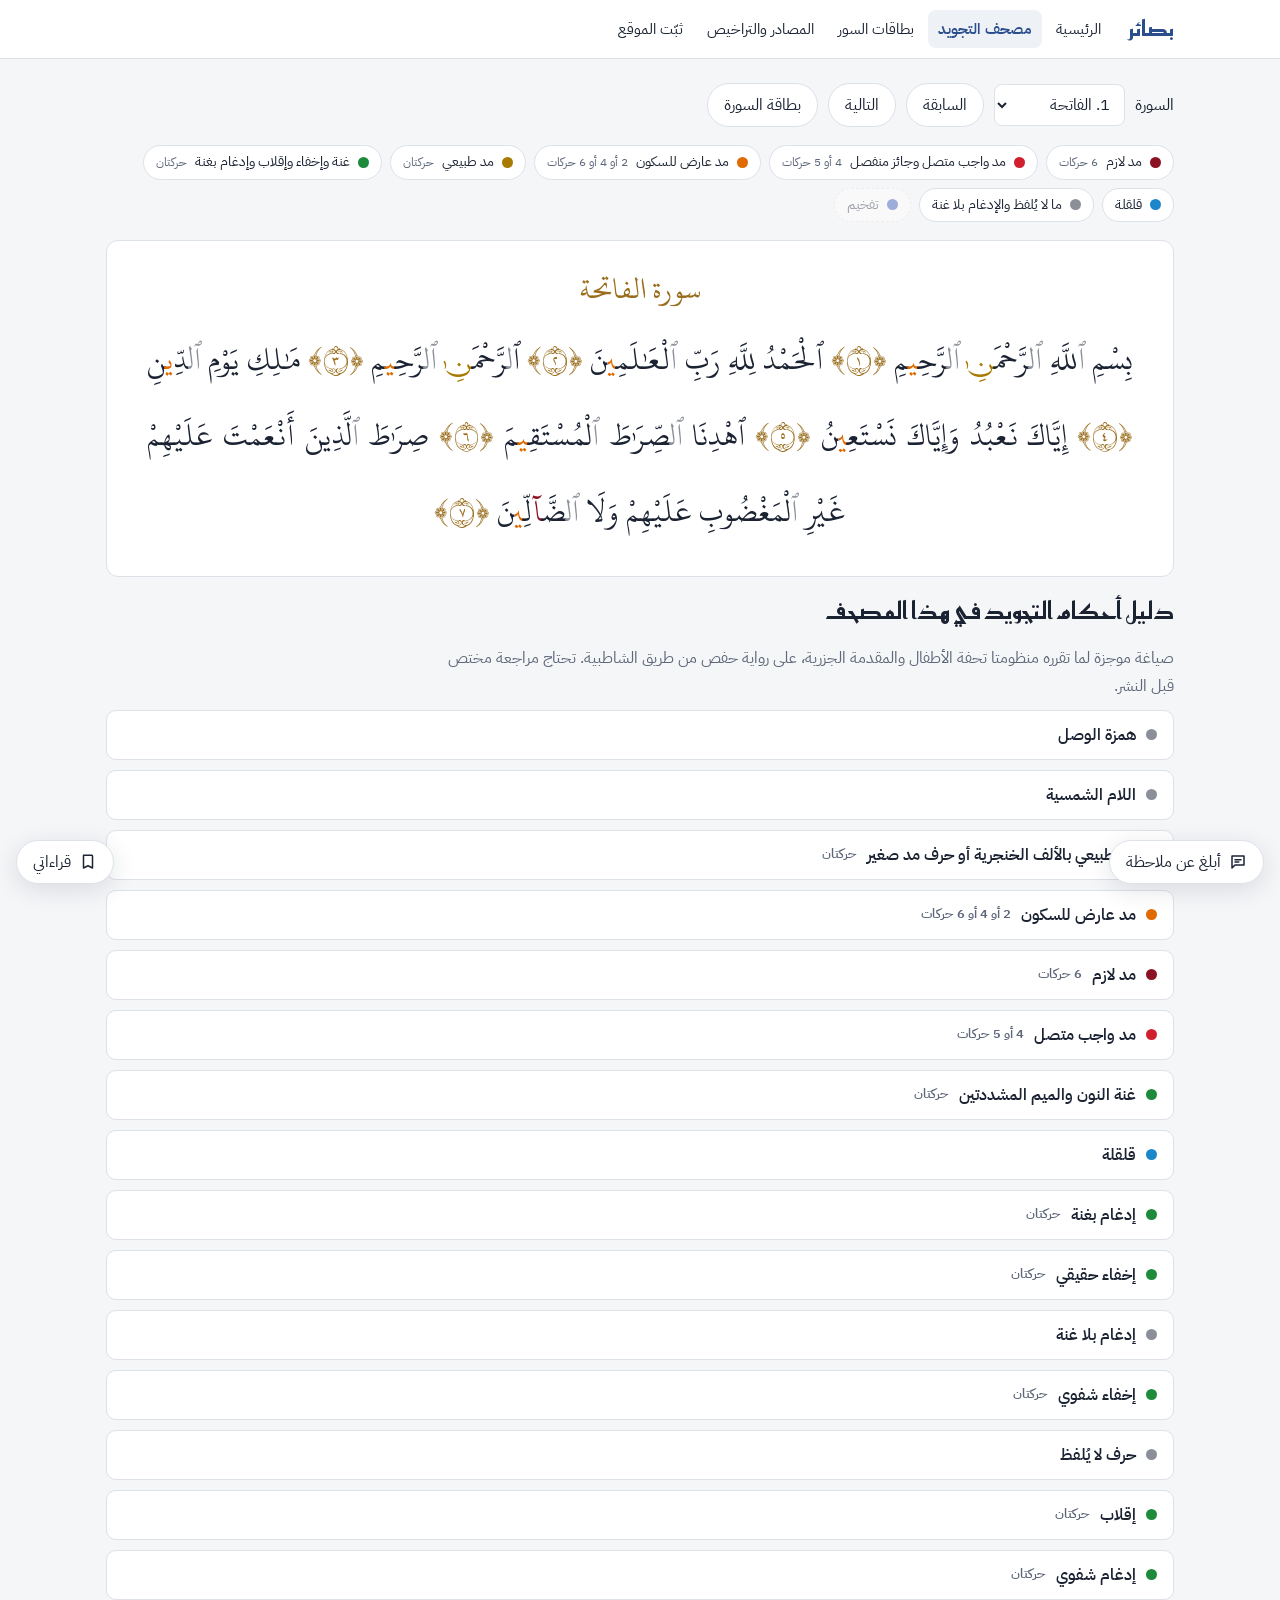
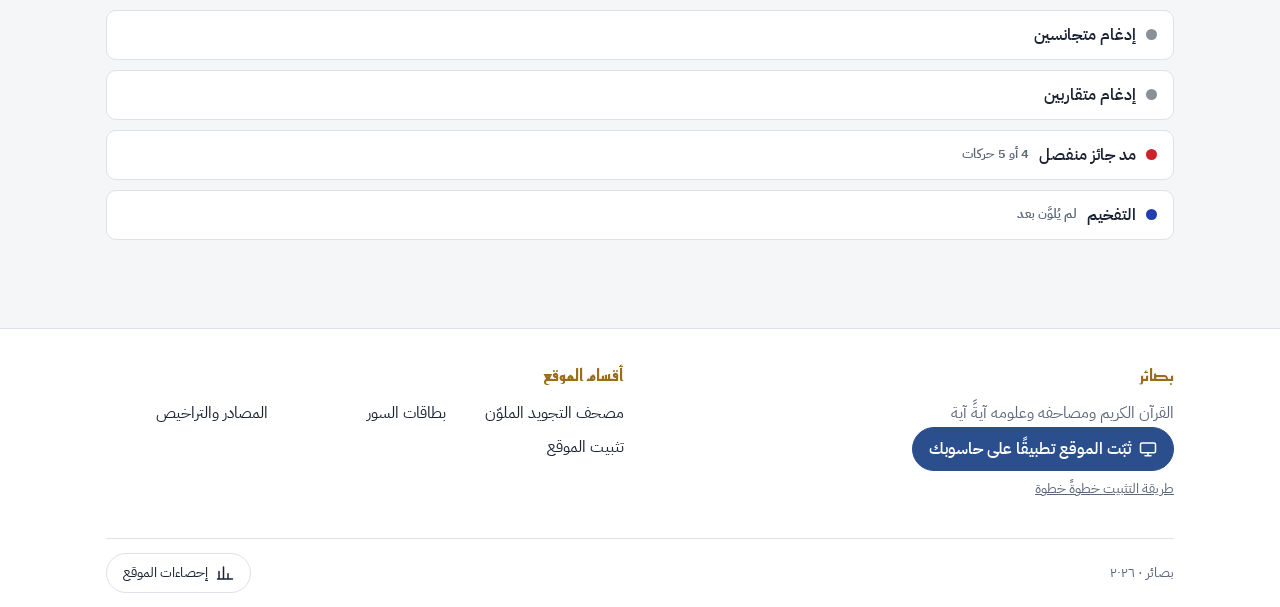
<file: site/tajweed.html>
<!doctype html>
<html lang="ar" dir="rtl">
<head>
<meta charset="utf-8">
<meta name="viewport" content="width=device-width,initial-scale=1,viewport-fit=cover">
<title>مصحف التجويد الملوّن · بصائر</title>
<meta name="description" content="مصحف التجويد الملوّن برواية حفص: المس أي حرف ملوّن ليظهر لك حكمه وتعريفه وأمثلته.">
<meta property="og:title" content="مصحف التجويد الملوّن · بصائر">
<meta property="og:description" content="المس الحرف الملوّن ليظهر لك حكمه.">
<meta property="og:image" content="icons/og.png">
<link rel="manifest" href="manifest.webmanifest">
<meta name="theme-color" content="#2b4f8c">
<link rel="icon" href="icons/icon-192.png">
<link rel="apple-touch-icon" href="icons/apple-touch-icon.png">
<link rel="stylesheet" href="https://fonts.googleapis.com/css2?family=IBM+Plex+Sans+Arabic:wght@400;500;600&family=Reem+Kufi:wght@500;700&display=swap">
<link rel="stylesheet" href="assets/basaer.css">
<style>
.page{display:grid;gap:18px;padding-block:24px}
.bar{display:flex;flex-wrap:wrap;gap:10px;align-items:center}
.bar select{border:1px solid var(--line);background:var(--surface);border-radius:8px;padding:7px 10px}
.key{display:flex;flex-wrap:wrap;gap:8px}
.key button{display:inline-flex;gap:8px;align-items:center;border:1px solid var(--line);background:var(--surface);border-radius:999px;padding:4px 12px;font-size:.88rem;cursor:pointer}
.key button[aria-pressed="false"]{opacity:.4}
.key button:disabled{cursor:default;border-style:dashed}
.key small{color:var(--muted)}
.dot{width:11px;height:11px;border-radius:50%;flex:none}
.solo{display:flex;gap:10px;align-items:center;background:var(--gold-soft);border-radius:10px;padding:8px 14px}
.mushaf{background:var(--surface);border:1px solid var(--line);border-radius:var(--radius);padding:26px clamp(14px,4vw,40px)}
.mushaf h1{font-family:var(--f-quran);font-weight:400;text-align:center;font-size:2rem;color:var(--gold);margin-bottom:12px}
#text{font-family:var(--f-quran);font-size:clamp(25px,3.4vw,33px);line-height:2.3;text-align:justify;text-align-last:center;overflow-wrap:break-word}
#text .ay{scroll-margin-top:90px;border-radius:6px}
#text .ay:target{background:var(--gold-soft)}
#text [data-t]{cursor:pointer}
.n{color:var(--gold);user-select:none}
.guide{display:grid;gap:10px}
.guide details{background:var(--surface);border:1px solid var(--line);border-radius:10px;padding:10px 16px}
.guide summary{cursor:pointer;display:flex;gap:10px;align-items:center;font-weight:600}
.guide .ex{font-family:var(--f-quran);font-size:1.3rem;display:flex;gap:16px;flex-wrap:wrap;margin-top:6px}
.guide p{margin-top:6px;max-width:75ch}
</style>
<style id="tj-colors"></style>
</head>
<body>
<main class="wrap page" id="main" tabindex="-1">
  <div class="bar">
    <label for="sura">السورة</label><select id="sura"></select>
    <a class="btn" id="prev" href="#">السابقة</a><a class="btn" id="next" href="#">التالية</a>
    <a class="btn" id="card" href="surah.html">بطاقة السورة</a>
  </div>
  <div class="key" id="key" role="group" aria-label="مفتاح الألوان"></div>
  <div class="solo" id="solo" hidden><span id="solo-t"></span><button class="btn" type="button" id="solo-x">اعرض كل الأحكام</button></div>
  <article class="mushaf"><h1 id="head"></h1><div id="text" aria-live="polite"></div></article>
  <section class="guide" id="guide" aria-labelledby="guide-h"><h2 id="guide-h">دليل أحكام التجويد في هذا المصحف</h2><p class="muted" id="guide-src"></p></section>
</main>
<script src="assets/basaer.js" defer></script>
<script>
document.addEventListener("DOMContentLoaded", function () {
  const B = window.Basaer;
  const $ = (id) => document.getElementById(id);
  let RULES, NAMES = [], current = 0, off = new Set(), solo = null, pop = null;
  const ORDER = ["lazim", "mad45", "arid", "mad2", "ghunna", "qalqala", "silent", "tafkhim"];

  function colors() {
    const g = RULES.groups, tagCss = Object.entries(RULES.tags).map(([n, t]) => `#text .t${n}{color:var(--g-${t.group})}`).join("\n");
    const light = ORDER.map((k) => `--g-${k}:${g[k].light}`).join(";"), dark = ORDER.map((k) => `--g-${k}:${g[k].dark}`).join(";");
    $("tj-colors").textContent = `:root{${light}}@media (prefers-color-scheme:dark){:root:not([data-theme="light"]){${dark}}}:root[data-theme="dark"]{${dark}}\n${tagCss}
      ${ORDER.map((k) => `#text.off-${k} .g-${k}{color:inherit}`).join("\n")}
      #text.solo [data-t]:not(.pick){color:inherit}`;
  }

  function key() {
    const k = $("key"); k.replaceChildren();
    for (const g of ORDER) {
      const info = RULES.groups[g], b = document.createElement("button");
      b.type = "button";
      b.innerHTML = `<span class="dot" style="background:var(--g-${g})"></span>${B.esc(info.ar)}${info.counts ? ` <small>${B.esc(info.counts)}</small>` : ""}`;
      if (info.missing) { b.disabled = true; b.title = info.missing; b.setAttribute("aria-pressed", "false"); }
      else {
        b.setAttribute("aria-pressed", String(!off.has(g)));
        b.addEventListener("click", () => { off.has(g) ? off.delete(g) : off.add(g); applyFilters(); key(); });
      }
      k.append(b);
    }
  }

  function applyFilters() {
    const t = $("text");
    t.className = [...off].map((g) => "off-" + g).join(" ") + (solo ? " solo" : "");
    t.querySelectorAll(".pick").forEach((e) => e.classList.remove("pick"));
    if (solo) t.querySelectorAll(`[data-t="${solo}"]`).forEach((e) => e.classList.add("pick"));
    $("solo").hidden = !solo;
    if (solo) $("solo-t").textContent = `تعرض الآن حكم «${RULES.tags[solo].ar}» وحده (${B.arNum(t.querySelectorAll(".pick").length)} موضعًا في السورة).`;
  }

  async function show(s, aya) {
    if (s < 1 || s > 114) s = 1;
    current = s; $("sura").value = s; $("head").textContent = "سورة " + NAMES[s - 1];
    $("prev").href = "#s" + Math.max(1, s - 1); $("next").href = "#s" + Math.min(114, s + 1); $("card").href = "surah.html#" + s;
    document.title = `سورة ${NAMES[s - 1]} · مصحف التجويد · بصائر`;
    $("text").textContent = "…";
    const ayat = await (await fetch(`data/tajweed/${s}.json`)).json();
    $("text").innerHTML = ayat.map((t, i) => {
      const html = B.esc(t).replace(/&lt;(\d+)&gt;/g, (m, n) => `<span class="t${n} g-${RULES.tags[n].group}" data-t="${n}">`).replace(/&lt;\/\d+&gt;/g, "</span>");
      return `<span class="ay" id="a${s}-${i + 1}" data-sura="${s}" data-aya="${i + 1}" data-sura-name="${B.esc(NAMES[s - 1])}">${html} <span class="n" aria-label="الآية ${i + 1}">﴿${B.toArDigits(i + 1)}﴾</span></span> `;
    }).join("");
    applyFilters();
    // Line heights change once the Quran font arrives; jump only after it has loaded.
    await document.fonts.load('32px "KFGQPC Hafs"').catch(() => null);
    if (aya) goTo(s, aya); else scrollTo({ top: 0, behavior: "instant" });
  }

  function goTo(s, aya) {
    document.getElementById(`a${s}-${aya}`)?.scrollIntoView({ block: "center", behavior: "instant" });
  }

  function closePop() { pop?.remove(); pop = null; }
  let popY = 0;
  function openPop(target) {
    closePop();
    popY = scrollY;
    const n = target.dataset.t, r = RULES.tags[n], g = RULES.groups[r.group];
    pop = document.createElement("div");
    pop.className = "b-pop"; pop.setAttribute("role", "dialog"); pop.setAttribute("aria-label", r.ar);
    pop.innerHTML = `<h3><span class="dot" style="background:var(--g-${r.group})"></span>${B.esc(r.ar)}</h3>
      ${g.counts ? `<div class="muted">${B.esc(g.counts)}</div>` : ""}
      <p>${B.esc(r.definition)}</p>
      <details><summary>التفصيل</summary><p style="margin-top:6px">${B.esc(r.details)}</p></details>
      <div class="ex">${r.examples.map((e) => `<span>${B.esc(e)}</span>`).join("")}</div>
      <div style="display:flex;gap:8px;flex-wrap:wrap"><button class="btn" type="button" data-solo="${n}">اعرض هذا الحكم وحده</button><a class="btn" href="#rule-${n}">في دليل الأحكام</a></div>`;
    document.body.append(pop);
    const r0 = target.getBoundingClientRect(), w = pop.offsetWidth, h = pop.offsetHeight;
    const left = Math.min(Math.max(16, r0.left + r0.width / 2 - w / 2), innerWidth - w - 16);
    const top = r0.bottom + 8 + h > innerHeight ? Math.max(16, r0.top - h - 8) : r0.bottom + 8;
    pop.style.left = left + "px"; pop.style.top = top + "px";
    pop.querySelector("[data-solo]").addEventListener("click", () => { solo = n; applyFilters(); closePop(); });
  }

  function guide() {
    $("guide-src").textContent = RULES.definitions_source;
    const counts = {};
    const html = Object.entries(RULES.tags).map(([n, r]) => `<details id="rule-${n}"><summary><span class="dot" style="background:var(--g-${r.group})"></span>${B.esc(r.ar)} <small class="muted">${B.esc(RULES.groups[r.group].counts || "")}</small></summary>
      <p><b>تعريفه:</b> ${B.esc(r.definition)}</p><p>${B.esc(r.details)}</p>
      <div class="ex">${r.examples.map((e) => `<span>${B.esc(e)}</span>`).join("")}</div></details>`).join("");
    const t = RULES.groups.tafkhim;
    $("guide").insertAdjacentHTML("beforeend", html + `<details><summary><span class="dot" style="background:var(--g-tafkhim)"></span>التفخيم <small class="muted">لم يُلوَّن بعد</small></summary><p>${B.esc(t.definition)}</p></details>`);
  }

  function route() {
    const rule = location.hash.match(/^#rule-(\d+)$/);
    if (rule) { const d = document.getElementById("rule-" + rule[1]); if (d) { d.open = true; d.scrollIntoView(); } return; }
    const m = location.hash.match(/^#(?:s(\d+)|a(\d+)-(\d+))$/);
    const s = m ? +(m[1] || m[2]) : current || 1, a = m && m[3] ? +m[3] : 0;
    if (s !== current) show(s, a); else if (a) goTo(s, a);
  }

  Promise.all([fetch("data/tajweed-rules.json").then((r) => r.json()), fetch("data/surahs.json").then((r) => r.json())]).then(([rules, cards]) => {
    RULES = rules; NAMES = cards.map((c) => c.name);
    $("sura").innerHTML = NAMES.map((n, i) => `<option value="${i + 1}">${i + 1}. ${B.esc(n)}</option>`).join("");
    $("sura").addEventListener("change", () => { location.hash = "#s" + $("sura").value; });
    colors(); key(); guide();
    $("solo-x").addEventListener("click", () => { solo = null; applyFilters(); });
    $("text").addEventListener("click", (e) => { const t = e.target.closest("[data-t]"); if (t) { e.stopPropagation(); openPop(t); } });
    document.addEventListener("click", (e) => { if (pop && !pop.contains(e.target)) closePop(); });
    document.addEventListener("keydown", (e) => { if (e.key === "Escape") closePop(); });
    // Close on a real scroll only; small or smooth-scroll movements keep it open.
    addEventListener("scroll", () => { if (pop && Math.abs(scrollY - popY) > 60) closePop(); }, { passive: true });
    addEventListener("hashchange", route);
    route();
  }).catch(() => { $("text").innerHTML = '<p class="b-empty">تعذّر تحميل المصحف. أعد تحميل الصفحة.</p>'; });
});
</script>
</body>
</html>
</file>
<file: site/assets/basaer.css>
/* Basaer shared styles. Every colour is a token: re-theme the site by editing :root only. */
@font-face{font-family:"KFGQPC Hafs";src:url("fonts/UthmanicHafs_V22.woff2") format("woff2"),url("fonts/UthmanicHafs_V22.ttf") format("truetype");font-display:swap}

:root{
  --bg:#f5f6f8; --surface:#ffffff; --surface-2:#eef1f6; --ink:#1b2333; --muted:#5d6779; --line:#dde1e8;
  --brand:#2b4f8c; --brand-ink:#ffffff; --gold:#9a6d1c; --gold-soft:#f5ecd9;
  --ok:#2f7a4f; --ok-soft:#e3f1e8; --warn:#8d6412; --warn-soft:#f6edd8; --note:#5c5f6b; --note-soft:#eceef2;
  --shadow:0 6px 24px rgba(20,30,50,.12);
  --f-display:"Reem Kufi","Noto Kufi Arabic",system-ui,sans-serif;
  --f-body:"IBM Plex Sans Arabic","Segoe UI",Tahoma,sans-serif;
  --f-quran:"KFGQPC Hafs","Amiri Quran","Traditional Arabic",serif;
  --radius:12px;
}
@media (prefers-color-scheme:dark){:root:not([data-theme="light"]){
  --bg:#10141c; --surface:#171c27; --surface-2:#1e2432; --ink:#e4e8f0; --muted:#9aa3b5; --line:#2a3142;
  --brand:#8fb0e8; --brand-ink:#10141c; --gold:#d9b46a; --gold-soft:#2d2617;
  --ok:#7cc79a; --ok-soft:#183024; --warn:#d9b46a; --warn-soft:#2d2617; --note:#a4a8b3; --note-soft:#232834;
  --shadow:0 6px 24px rgba(0,0,0,.45); color-scheme:dark}}
:root[data-theme="dark"]{
  --bg:#10141c; --surface:#171c27; --surface-2:#1e2432; --ink:#e4e8f0; --muted:#9aa3b5; --line:#2a3142;
  --brand:#8fb0e8; --brand-ink:#10141c; --gold:#d9b46a; --gold-soft:#2d2617;
  --ok:#7cc79a; --ok-soft:#183024; --warn:#d9b46a; --warn-soft:#2d2617; --note:#a4a8b3; --note-soft:#232834;
  --shadow:0 6px 24px rgba(0,0,0,.45); color-scheme:dark}

*{box-sizing:border-box}
[hidden]{display:none!important}
html{scroll-behavior:smooth}
@media (prefers-reduced-motion:reduce){html{scroll-behavior:auto}}
body{margin:0;background:var(--bg);color:var(--ink);font-family:var(--f-body);font-size:16px;line-height:1.75;direction:rtl}
a{color:var(--brand)}
h1,h2,h3{font-family:var(--f-display);line-height:1.35;text-wrap:balance;margin:0}
p{margin:0}
.wrap{max-width:1100px;margin:0 auto;padding-left:max(16px,env(safe-area-inset-left,0px));padding-right:max(16px,env(safe-area-inset-right,0px))}
.quran{font-family:var(--f-quran)}
.muted{color:var(--muted)}
.num{font-variant-numeric:tabular-nums}
button,input,select,textarea{font:inherit;color:inherit}
:focus-visible{outline:2px solid var(--gold);outline-offset:2px}
.btn{display:inline-flex;align-items:center;gap:8px;border:1px solid var(--line);background:var(--surface);border-radius:999px;padding:7px 16px;cursor:pointer;text-decoration:none;color:var(--ink)}
.btn.primary{background:var(--brand);border-color:var(--brand);color:var(--brand-ink);font-weight:600}
.btn svg{width:18px;height:18px;flex:none}
.chip{display:inline-block;padding:1px 10px;border-radius:999px;font-size:.8rem;font-weight:500;white-space:nowrap}
.chip.ok{background:var(--ok-soft);color:var(--ok)} .chip.warn{background:var(--warn-soft);color:var(--warn)} .chip.note{background:var(--note-soft);color:var(--note)}

/* header */
.b-header{background:var(--surface);border-bottom:1px solid var(--line);position:sticky;top:env(safe-area-inset-top,0px);z-index:20}
.b-header .wrap{display:flex;align-items:center;gap:18px;min-height:58px;flex-wrap:wrap}
.b-brand{font-family:var(--f-display);font-weight:700;font-size:1.35rem;color:var(--brand);text-decoration:none}
.b-nav{display:flex;gap:4px;flex-wrap:wrap}
.b-nav a{padding:6px 10px;border-radius:8px;text-decoration:none;color:var(--ink);font-size:.95rem}
.b-nav a[aria-current="page"]{background:var(--surface-2);color:var(--brand);font-weight:600}

/* footer */
.b-footer{margin-top:64px;background:var(--surface);border-top:1px solid var(--line)}
.b-footer .grid{display:grid;grid-template-columns:repeat(auto-fit,minmax(min(100%,260px),1fr));gap:32px;padding-block:36px}
.b-footer h2{font-size:1.05rem;color:var(--gold);margin-bottom:12px}
.b-footer ul{list-style:none;margin:0;padding:0;display:grid;grid-template-columns:repeat(auto-fit,minmax(140px,1fr));gap:6px 16px}
.b-footer ul a{color:var(--ink);text-decoration:none}
.b-footer ul a:hover{color:var(--brand)}
.b-social{display:flex;gap:8px;flex-wrap:wrap;margin-block:14px}
.b-social a{width:38px;height:38px;border-radius:50%;border:1px solid var(--line);display:grid;place-items:center;color:var(--ink)}
.b-social svg{width:18px;height:18px}
.b-bottom{border-top:1px solid var(--line);padding-block:14px;display:flex;flex-wrap:wrap;gap:10px;align-items:center;justify-content:space-between;font-size:.88rem;color:var(--muted)}
.b-bottom .actions{display:flex;gap:8px;flex-wrap:wrap}

/* floating actions */
.b-float{position:fixed;bottom:calc(16px + env(safe-area-inset-bottom,0px));z-index:30;display:flex;gap:8px}
.b-float.start{inset-inline-start:max(16px,env(safe-area-inset-right,0px))}
.b-float.end{inset-inline-end:max(16px,env(safe-area-inset-left,0px))}
.b-float .btn{box-shadow:var(--shadow)}
.b-top{width:48px;height:48px;padding:0;justify-content:center;position:relative;transition:opacity .2s,transform .2s}
.b-top[hidden]{display:none}
.b-top svg.ring{position:absolute;inset:-1px;width:50px;height:50px;transform:rotate(-90deg)}
.b-top svg.ring circle{fill:none;stroke-width:3}
.b-top .track{stroke:var(--line)} .b-top .prog{stroke:var(--gold);stroke-linecap:round}

/* dialogs and side panel */
dialog.b-dialog{border:1px solid var(--line);border-radius:var(--radius);background:var(--surface);color:var(--ink);padding:0;width:min(560px,calc(100vw - 32px));box-shadow:var(--shadow)}
dialog.b-dialog::backdrop{background:rgba(10,14,22,.5)}
.b-dialog header{display:flex;justify-content:space-between;align-items:center;padding:14px 18px;border-bottom:1px solid var(--line)}
.b-dialog header h2{font-size:1.15rem}
.b-dialog .body{padding:16px 18px;display:grid;gap:12px;max-height:70vh;overflow:auto}
.b-dialog label{display:grid;gap:4px;font-size:.92rem}
.b-dialog input,.b-dialog select,.b-dialog textarea{border:1px solid var(--line);background:var(--bg);border-radius:8px;padding:8px 10px;width:100%}
.b-dialog textarea{min-height:110px;resize:vertical}
.b-dialog .foot{display:flex;gap:10px;align-items:center;flex-wrap:wrap;padding:12px 18px;border-top:1px solid var(--line)}
.b-x{border:0;background:none;cursor:pointer;font-size:1.4rem;line-height:1;color:var(--muted);padding:4px 8px}
.b-msg{font-size:.88rem;color:var(--muted)}
.b-stats{display:grid;grid-template-columns:repeat(auto-fit,minmax(130px,1fr));gap:10px}
.b-stats div{background:var(--surface-2);border-radius:10px;padding:10px 12px;display:grid}
.b-stats b{font-family:var(--f-display);font-size:1.4rem;font-variant-numeric:tabular-nums}
.b-stats span{font-size:.82rem;color:var(--muted)}
.b-list{list-style:none;margin:0;padding:0;display:grid;gap:8px}
.b-list li{display:flex;gap:10px;align-items:center;justify-content:space-between;background:var(--surface-2);border-radius:10px;padding:8px 12px}
.b-list li a{text-decoration:none;font-weight:500}
.b-empty{color:var(--muted);text-align:center;padding:16px;border:1px dashed var(--line);border-radius:10px}

/* popover for definitions */
.b-pop{position:fixed;z-index:40;max-width:min(420px,calc(100vw - 32px));background:var(--surface);border:1px solid var(--line);border-radius:var(--radius);box-shadow:var(--shadow);padding:14px 16px;display:grid;gap:8px;font-size:.95rem}
.b-pop h3{font-size:1.05rem;display:flex;gap:8px;align-items:center}
.b-pop .ex{font-family:var(--f-quran);font-size:1.25rem;display:flex;gap:14px;flex-wrap:wrap}
</file>
